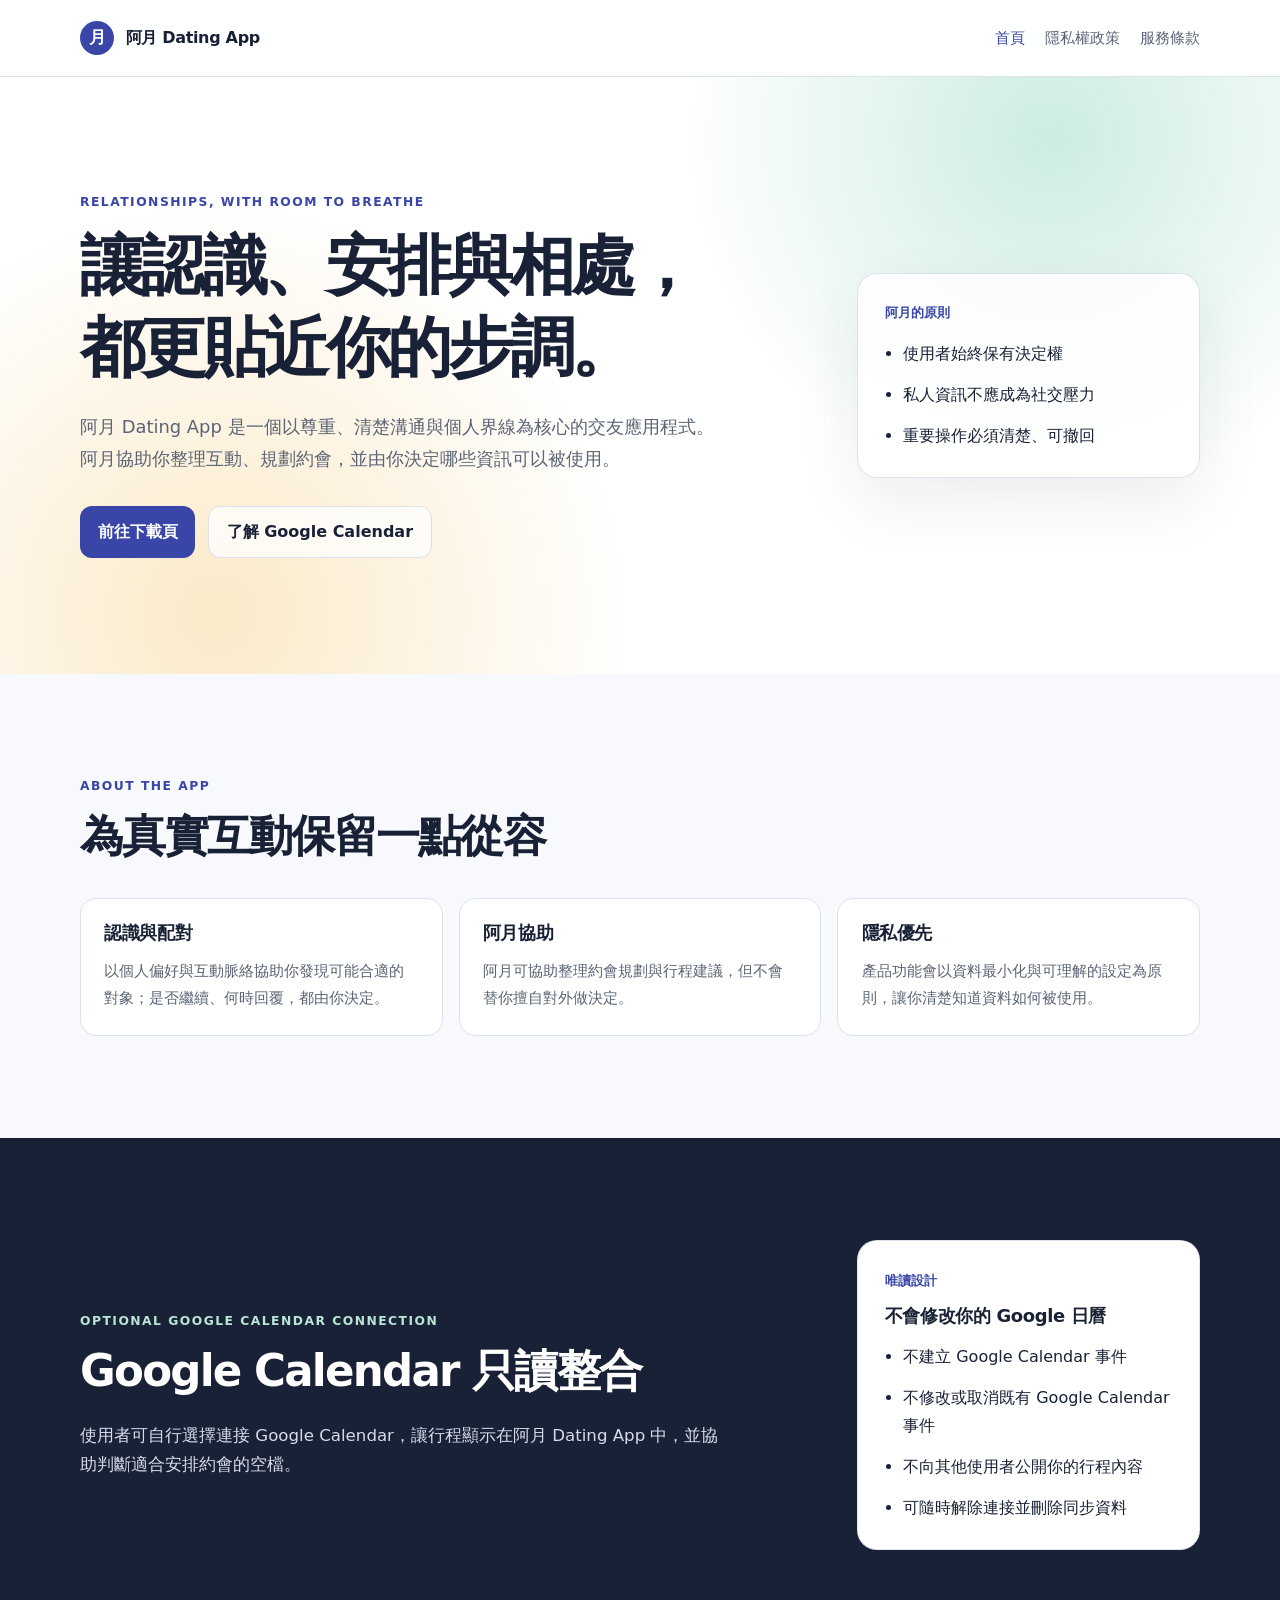
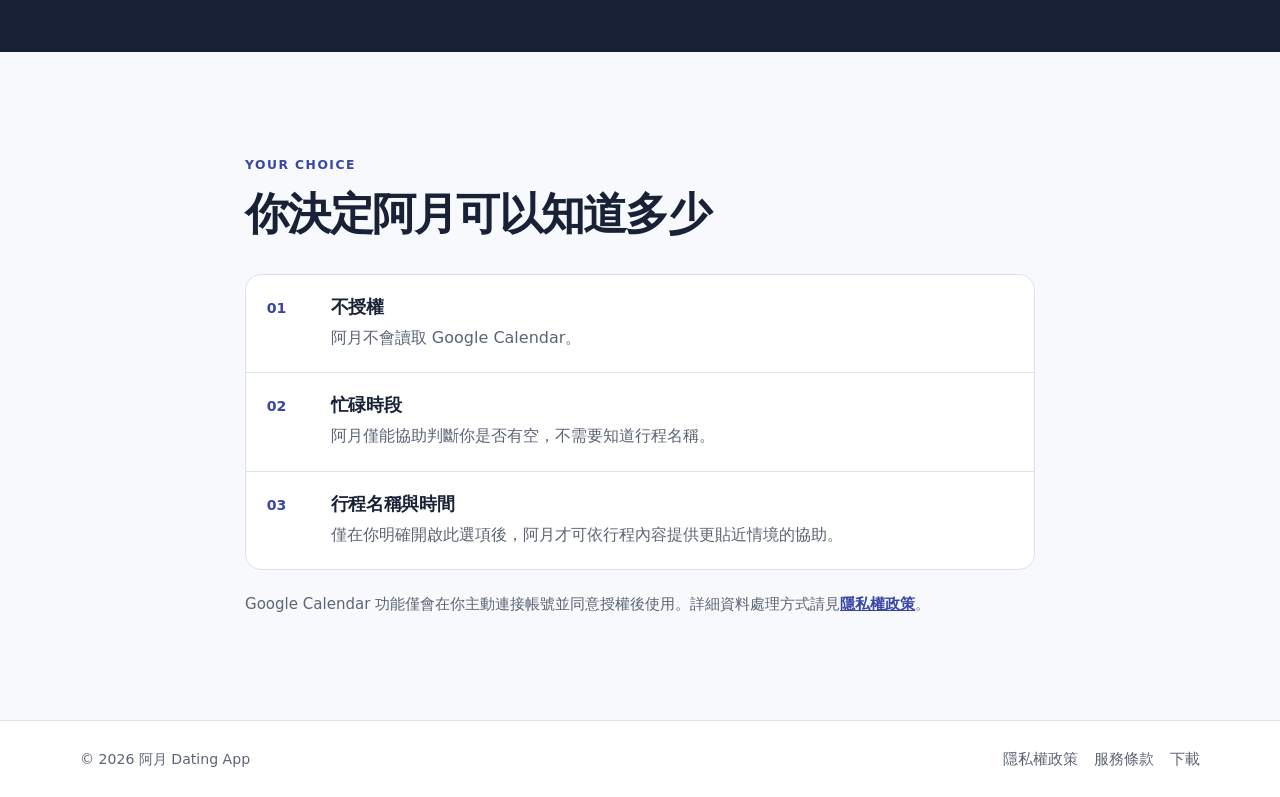
<file: site/index.html>
<!doctype html>
<html lang="zh-Hant">
  <head>
    <meta charset="utf-8">
    <meta name="viewport" content="width=device-width, initial-scale=1">
    <meta name="description" content="阿月 Dating App 的公開介紹與 Google Calendar 唯讀整合說明。">
    <title>阿月 Dating App</title>
    <link rel="stylesheet" href="./assets/site.css">
  </head>
  <body>
    <a class="skip-link" href="#main">跳至主要內容</a>
    <header class="site-header">
      <div class="container header-inner">
        <a class="brand" href="./" aria-label="阿月 Dating App 首頁">
          <span class="brand-mark" aria-hidden="true">月</span>
          <span>阿月 Dating App</span>
        </a>
        <nav aria-label="主要導覽">
          <a aria-current="page" href="./">首頁</a>
          <a href="./privacy.html">隱私權政策</a>
          <a href="./terms.html">服務條款</a>
        </nav>
      </div>
    </header>

    <main id="main">
      <section class="hero">
        <div class="container hero-grid">
          <div>
            <p class="eyebrow">RELATIONSHIPS, WITH ROOM TO BREATHE</p>
            <h1>讓認識、安排與相處，<br>都更貼近你的步調。</h1>
            <p class="lead">
              阿月 Dating App 是一個以尊重、清楚溝通與個人界線為核心的交友應用程式。
              阿月協助你整理互動、規劃約會，並由你決定哪些資訊可以被使用。
            </p>
            <div class="hero-actions">
              <a class="button button-primary" href="https://github.com/sunnysideup116116-bit/DatingAppBuild/releases">前往下載頁</a>
              <a class="button button-secondary" href="#calendar">了解 Google Calendar</a>
            </div>
          </div>
          <aside class="principle-card" aria-label="產品原則">
            <p class="card-label">阿月的原則</p>
            <ul>
              <li>使用者始終保有決定權</li>
              <li>私人資訊不應成為社交壓力</li>
              <li>重要操作必須清楚、可撤回</li>
            </ul>
          </aside>
        </div>
      </section>

      <section class="section" aria-labelledby="purpose-title">
        <div class="container">
          <p class="eyebrow">ABOUT THE APP</p>
          <h2 id="purpose-title">為真實互動保留一點從容</h2>
          <div class="three-column">
            <article>
              <h3>認識與配對</h3>
              <p>以個人偏好與互動脈絡協助你發現可能合適的對象；是否繼續、何時回覆，都由你決定。</p>
            </article>
            <article>
              <h3>阿月協助</h3>
              <p>阿月可協助整理約會規劃與行程建議，但不會替你擅自對外做決定。</p>
            </article>
            <article>
              <h3>隱私優先</h3>
              <p>產品功能會以資料最小化與可理解的設定為原則，讓你清楚知道資料如何被使用。</p>
            </article>
          </div>
        </div>
      </section>

      <section id="calendar" class="section calendar-section" aria-labelledby="calendar-title">
        <div class="container split-layout">
          <div>
            <p class="eyebrow">OPTIONAL GOOGLE CALENDAR CONNECTION</p>
            <h2 id="calendar-title">Google Calendar 只讀整合</h2>
            <p class="lead small">
              使用者可自行選擇連接 Google Calendar，讓行程顯示在阿月 Dating App 中，並協助判斷適合安排約會的空檔。
            </p>
          </div>
          <div class="read-only-card">
            <p class="status">唯讀設計</p>
            <h3>不會修改你的 Google 日曆</h3>
            <ul class="check-list">
              <li>不建立 Google Calendar 事件</li>
              <li>不修改或取消既有 Google Calendar 事件</li>
              <li>不向其他使用者公開你的行程內容</li>
              <li>可隨時解除連接並刪除同步資料</li>
            </ul>
          </div>
        </div>
      </section>

      <section class="section" aria-labelledby="data-title">
        <div class="container narrow">
          <p class="eyebrow">YOUR CHOICE</p>
          <h2 id="data-title">你決定阿月可以知道多少</h2>
          <div class="permission-list">
            <div>
              <span class="permission-number">01</span>
              <div>
                <h3>不授權</h3>
                <p>阿月不會讀取 Google Calendar。</p>
              </div>
            </div>
            <div>
              <span class="permission-number">02</span>
              <div>
                <h3>忙碌時段</h3>
                <p>阿月僅能協助判斷你是否有空，不需要知道行程名稱。</p>
              </div>
            </div>
            <div>
              <span class="permission-number">03</span>
              <div>
                <h3>行程名稱與時間</h3>
                <p>僅在你明確開啟此選項後，阿月才可依行程內容提供更貼近情境的協助。</p>
              </div>
            </div>
          </div>
          <p class="note">Google Calendar 功能僅會在你主動連接帳號並同意授權後使用。詳細資料處理方式請見<a href="./privacy.html">隱私權政策</a>。</p>
        </div>
      </section>
    </main>

    <footer class="site-footer">
      <div class="container footer-inner">
        <p>© 2026 阿月 Dating App</p>
        <div>
          <a href="./privacy.html">隱私權政策</a>
          <a href="./terms.html">服務條款</a>
          <a href="https://github.com/sunnysideup116116-bit/DatingAppBuild/releases">下載</a>
        </div>
      </div>
    </footer>
  </body>
</html>
</file>
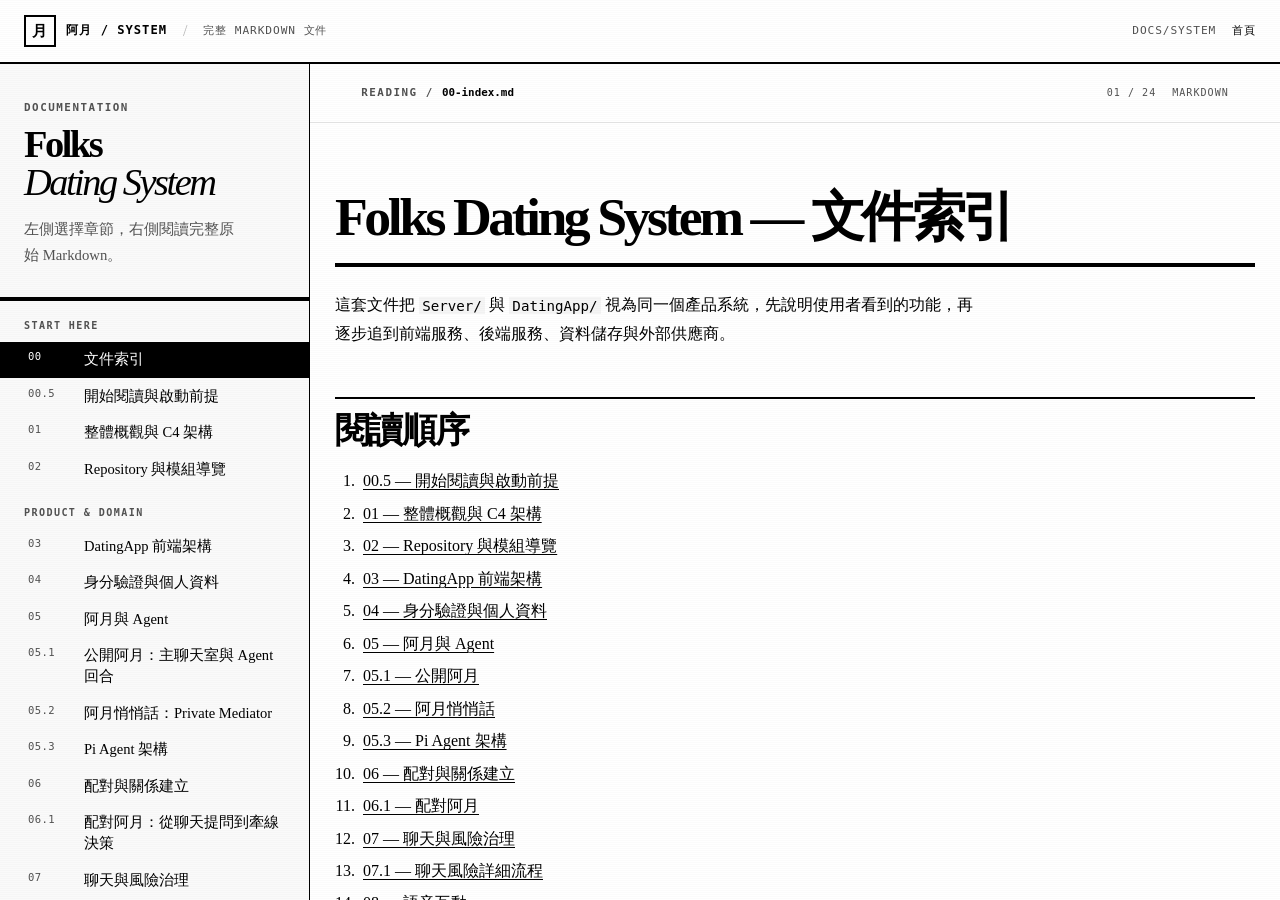
<file: site/docs/index.html>
<!doctype html>
<html lang="zh-Hant">
  <head>
    <meta charset="utf-8">
    <meta name="viewport" content="width=device-width, initial-scale=1">
    <meta name="description" content="Folks Dating System 完整 Markdown 系統文件閱讀器。左側選擇章節，右側閱讀 docs/system 原始內容。">
    <title>系統文件｜Folks Dating System</title>
    <link rel="stylesheet" href="./assets/system.css?v=docs-24">
  </head>
  <body>
    <a class="skip-link" href="#document-content">跳至文件內容</a>

    <div class="reader-app">
      <header class="reader-topbar">
        <div class="topbar-left">
          <button id="sidebar-toggle" class="menu-button" type="button" aria-controls="sidebar" aria-expanded="false">
            <span class="menu-icon" aria-hidden="true">☰</span>
            <span>目錄</span>
          </button>
          <a class="brand" href="../" aria-label="返回阿月 Dating App 首頁">
            <span class="brand-mark" aria-hidden="true">月</span>
            <span>阿月 / SYSTEM</span>
          </a>
          <span class="topbar-divider" aria-hidden="true">/</span>
          <span class="topbar-title">完整 Markdown 文件</span>
        </div>
        <div class="topbar-right">
          <span class="source-label">docs/system</span>
          <a class="home-link" href="../">首頁</a>
        </div>
      </header>

      <div class="reader-frame">
        <aside id="sidebar" class="sidebar" aria-label="系統文件目錄">
          <div class="sidebar-intro">
            <button id="sidebar-close" class="sidebar-close" type="button" aria-label="關閉文件目錄">×</button>
            <p class="eyebrow">DOCUMENTATION</p>
            <h1>Folks<br><em>Dating System</em></h1>
            <p>左側選擇章節，右側閱讀完整原始 Markdown。</p>
          </div>
          <nav id="doc-nav" class="doc-nav" aria-label="文件章節">
            <p class="nav-loading">載入文件目錄…</p>
          </nav>
          <div class="sidebar-meta">
            <span>24 DOCUMENTS</span>
            <span>READ-ONLY VIEW</span>
          </div>
        </aside>

        <button id="sidebar-backdrop" class="sidebar-backdrop" type="button" aria-label="關閉文件目錄"></button>

        <main id="main" class="reader-main">
          <div class="reader-toolbar">
            <div>
              <p class="eyebrow">READING / <span id="breadcrumb">00-index.md</span></p>
            </div>
            <div class="toolbar-meta" aria-label="文件位置">
              <span id="doc-position">01 / 18</span>
              <span>MARKDOWN</span>
            </div>
          </div>

          <div class="reader-body">
            <div id="loading" class="loading" role="status">正在載入完整文件…</div>
            <article id="document-content" class="markdown-body" hidden></article>
            <div id="load-error" class="load-error" role="alert" hidden>
              <h2>文件暫時無法載入</h2>
              <p id="load-error-message"></p>
              <button id="retry-load" class="retry-button" type="button">重新載入</button>
            </div>
          </div>

          <nav class="doc-pagination" aria-label="前後文件">
            <a id="previous-doc" class="pagination-link previous" href="#" hidden>
              <span class="pagination-label">← 上一份</span>
              <strong></strong>
            </a>
            <a id="next-doc" class="pagination-link next" href="#" hidden>
              <span class="pagination-label">下一份 →</span>
              <strong></strong>
            </a>
          </nav>

          <footer class="reader-footer">
            <span>Source: <code>docs/system</code></span>
            <a href="#main">回到文件頂端 ↑</a>
          </footer>
        </main>
      </div>
    </div>

    <noscript>
      <div class="no-script">這份閱讀器需要開啟 JavaScript，才能載入左側目錄與完整 Markdown 文件。</div>
    </noscript>
    <script type="module" src="./assets/reader.js?v=docs-24"></script>
  </body>
</html>
</file>
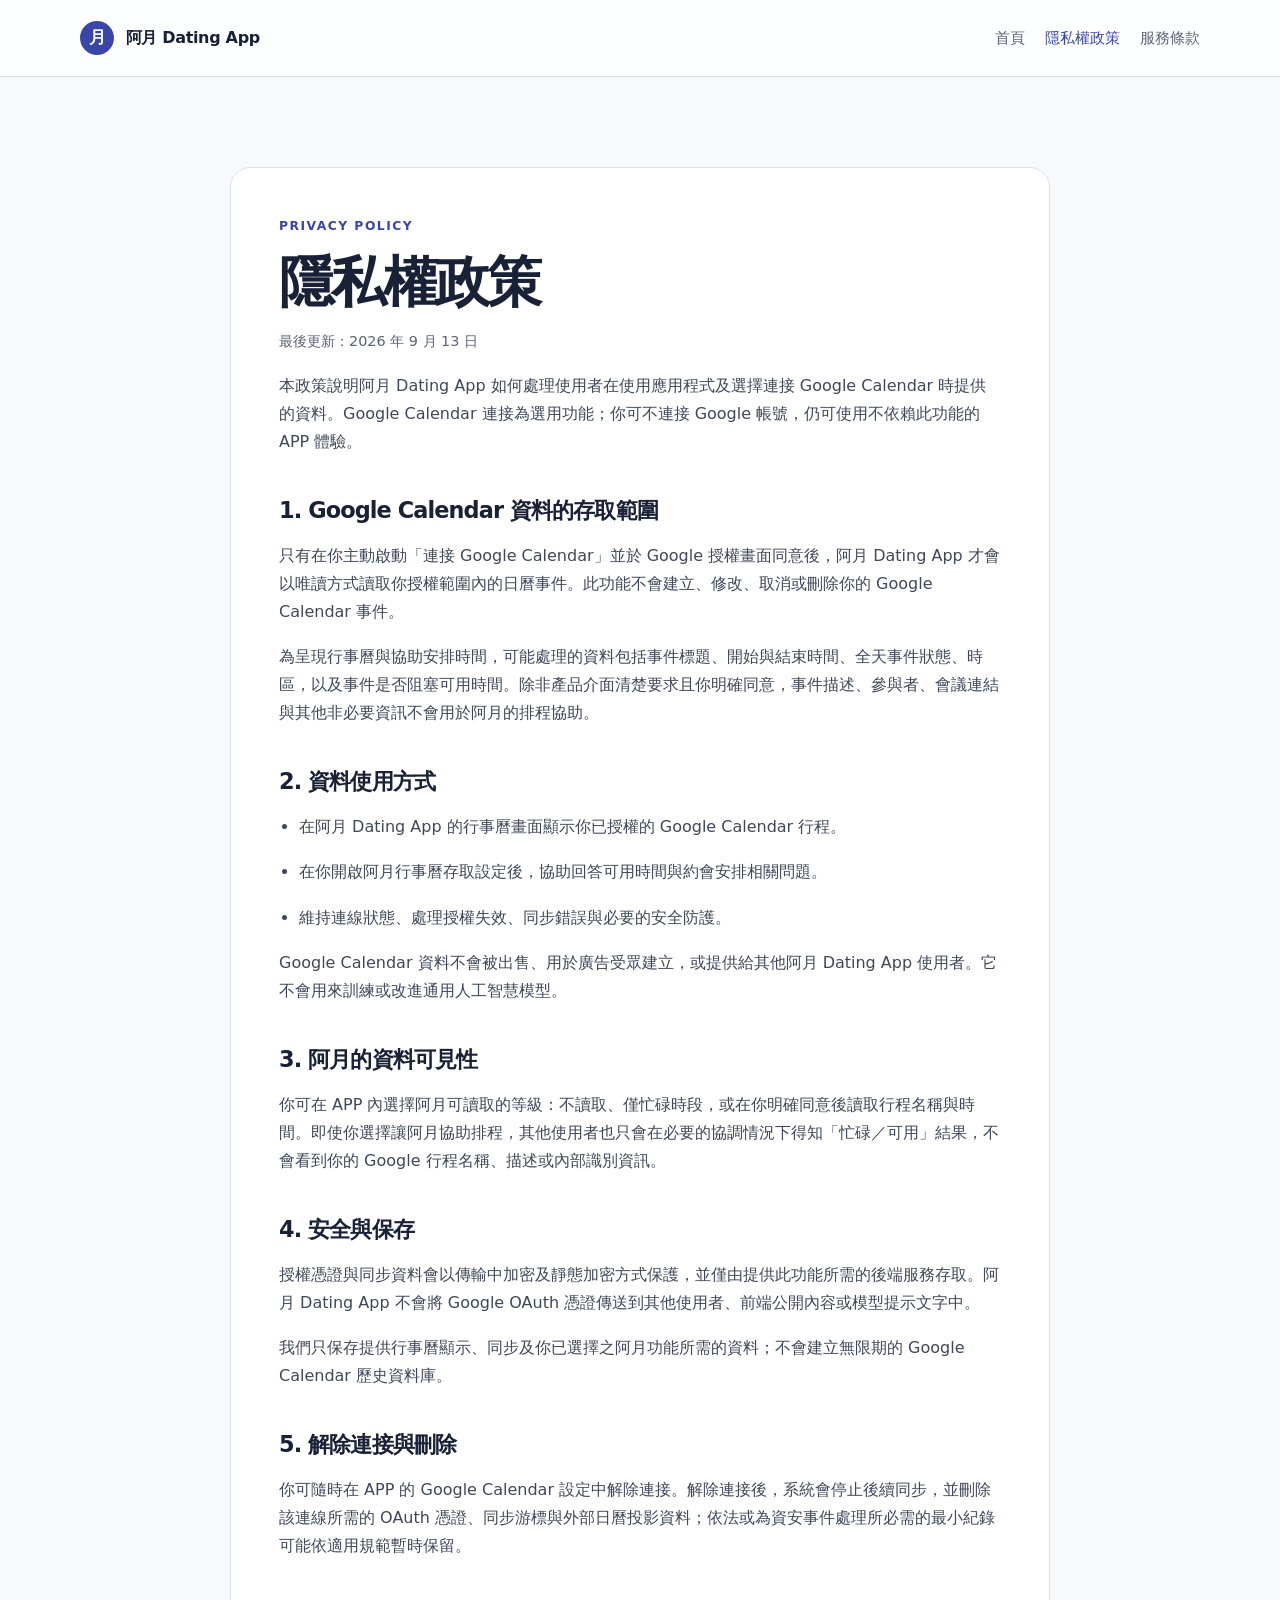
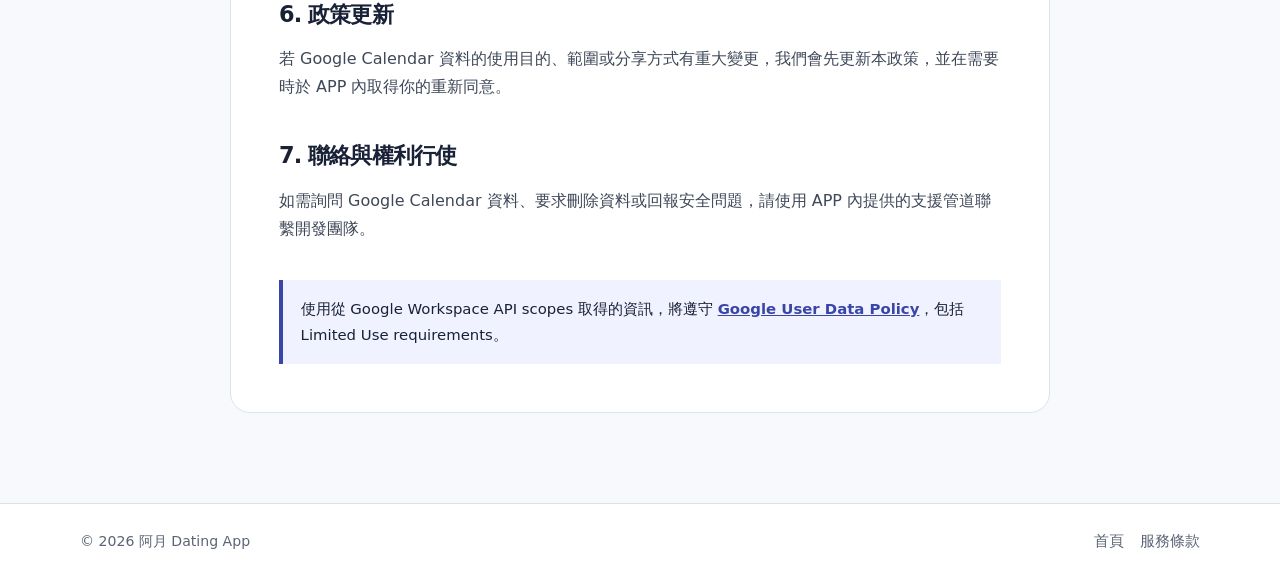
<file: site/privacy.html>
<!doctype html>
<html lang="zh-Hant">
  <head>
    <meta charset="utf-8">
    <meta name="viewport" content="width=device-width, initial-scale=1">
    <meta name="description" content="阿月 Dating App 隱私權政策。">
    <title>隱私權政策｜阿月 Dating App</title>
    <link rel="stylesheet" href="./assets/site.css">
  </head>
  <body>
    <a class="skip-link" href="#main">跳至主要內容</a>
    <header class="site-header">
      <div class="container header-inner">
        <a class="brand" href="./" aria-label="阿月 Dating App 首頁">
          <span class="brand-mark" aria-hidden="true">月</span>
          <span>阿月 Dating App</span>
        </a>
        <nav aria-label="主要導覽">
          <a href="./">首頁</a>
          <a aria-current="page" href="./privacy.html">隱私權政策</a>
          <a href="./terms.html">服務條款</a>
        </nav>
      </div>
    </header>

    <main id="main" class="policy-main">
      <article class="container policy">
        <p class="eyebrow">PRIVACY POLICY</p>
        <h1>隱私權政策</h1>
        <p class="updated">最後更新：2026 年 9 月 13 日</p>
        <p>本政策說明阿月 Dating App 如何處理使用者在使用應用程式及選擇連接 Google Calendar 時提供的資料。Google Calendar 連接為選用功能；你可不連接 Google 帳號，仍可使用不依賴此功能的 APP 體驗。</p>

        <h2>1. Google Calendar 資料的存取範圍</h2>
        <p>只有在你主動啟動「連接 Google Calendar」並於 Google 授權畫面同意後，阿月 Dating App 才會以唯讀方式讀取你授權範圍內的日曆事件。此功能不會建立、修改、取消或刪除你的 Google Calendar 事件。</p>
        <p>為呈現行事曆與協助安排時間，可能處理的資料包括事件標題、開始與結束時間、全天事件狀態、時區，以及事件是否阻塞可用時間。除非產品介面清楚要求且你明確同意，事件描述、參與者、會議連結與其他非必要資訊不會用於阿月的排程協助。</p>

        <h2>2. 資料使用方式</h2>
        <ul>
          <li>在阿月 Dating App 的行事曆畫面顯示你已授權的 Google Calendar 行程。</li>
          <li>在你開啟阿月行事曆存取設定後，協助回答可用時間與約會安排相關問題。</li>
          <li>維持連線狀態、處理授權失效、同步錯誤與必要的安全防護。</li>
        </ul>
        <p>Google Calendar 資料不會被出售、用於廣告受眾建立，或提供給其他阿月 Dating App 使用者。它不會用來訓練或改進通用人工智慧模型。</p>

        <h2>3. 阿月的資料可見性</h2>
        <p>你可在 APP 內選擇阿月可讀取的等級：不讀取、僅忙碌時段，或在你明確同意後讀取行程名稱與時間。即使你選擇讓阿月協助排程，其他使用者也只會在必要的協調情況下得知「忙碌／可用」結果，不會看到你的 Google 行程名稱、描述或內部識別資訊。</p>

        <h2>4. 安全與保存</h2>
        <p>授權憑證與同步資料會以傳輸中加密及靜態加密方式保護，並僅由提供此功能所需的後端服務存取。阿月 Dating App 不會將 Google OAuth 憑證傳送到其他使用者、前端公開內容或模型提示文字中。</p>
        <p>我們只保存提供行事曆顯示、同步及你已選擇之阿月功能所需的資料；不會建立無限期的 Google Calendar 歷史資料庫。</p>

        <h2>5. 解除連接與刪除</h2>
        <p>你可隨時在 APP 的 Google Calendar 設定中解除連接。解除連接後，系統會停止後續同步，並刪除該連線所需的 OAuth 憑證、同步游標與外部日曆投影資料；依法或為資安事件處理所必需的最小紀錄可能依適用規範暫時保留。</p>

        <h2>6. 政策更新</h2>
        <p>若 Google Calendar 資料的使用目的、範圍或分享方式有重大變更，我們會先更新本政策，並在需要時於 APP 內取得你的重新同意。</p>

        <h2>7. 聯絡與權利行使</h2>
        <p>如需詢問 Google Calendar 資料、要求刪除資料或回報安全問題，請使用 APP 內提供的支援管道聯繫開發團隊。</p>

        <p class="policy-note">使用從 Google Workspace API scopes 取得的資訊，將遵守 <a href="https://developers.google.com/workspace/workspace-api-user-data-developer-policy">Google User Data Policy</a>，包括 Limited Use requirements。</p>
      </article>
    </main>

    <footer class="site-footer">
      <div class="container footer-inner">
        <p>© 2026 阿月 Dating App</p>
        <div>
          <a href="./">首頁</a>
          <a href="./terms.html">服務條款</a>
        </div>
      </div>
    </footer>
  </body>
</html>
</file>
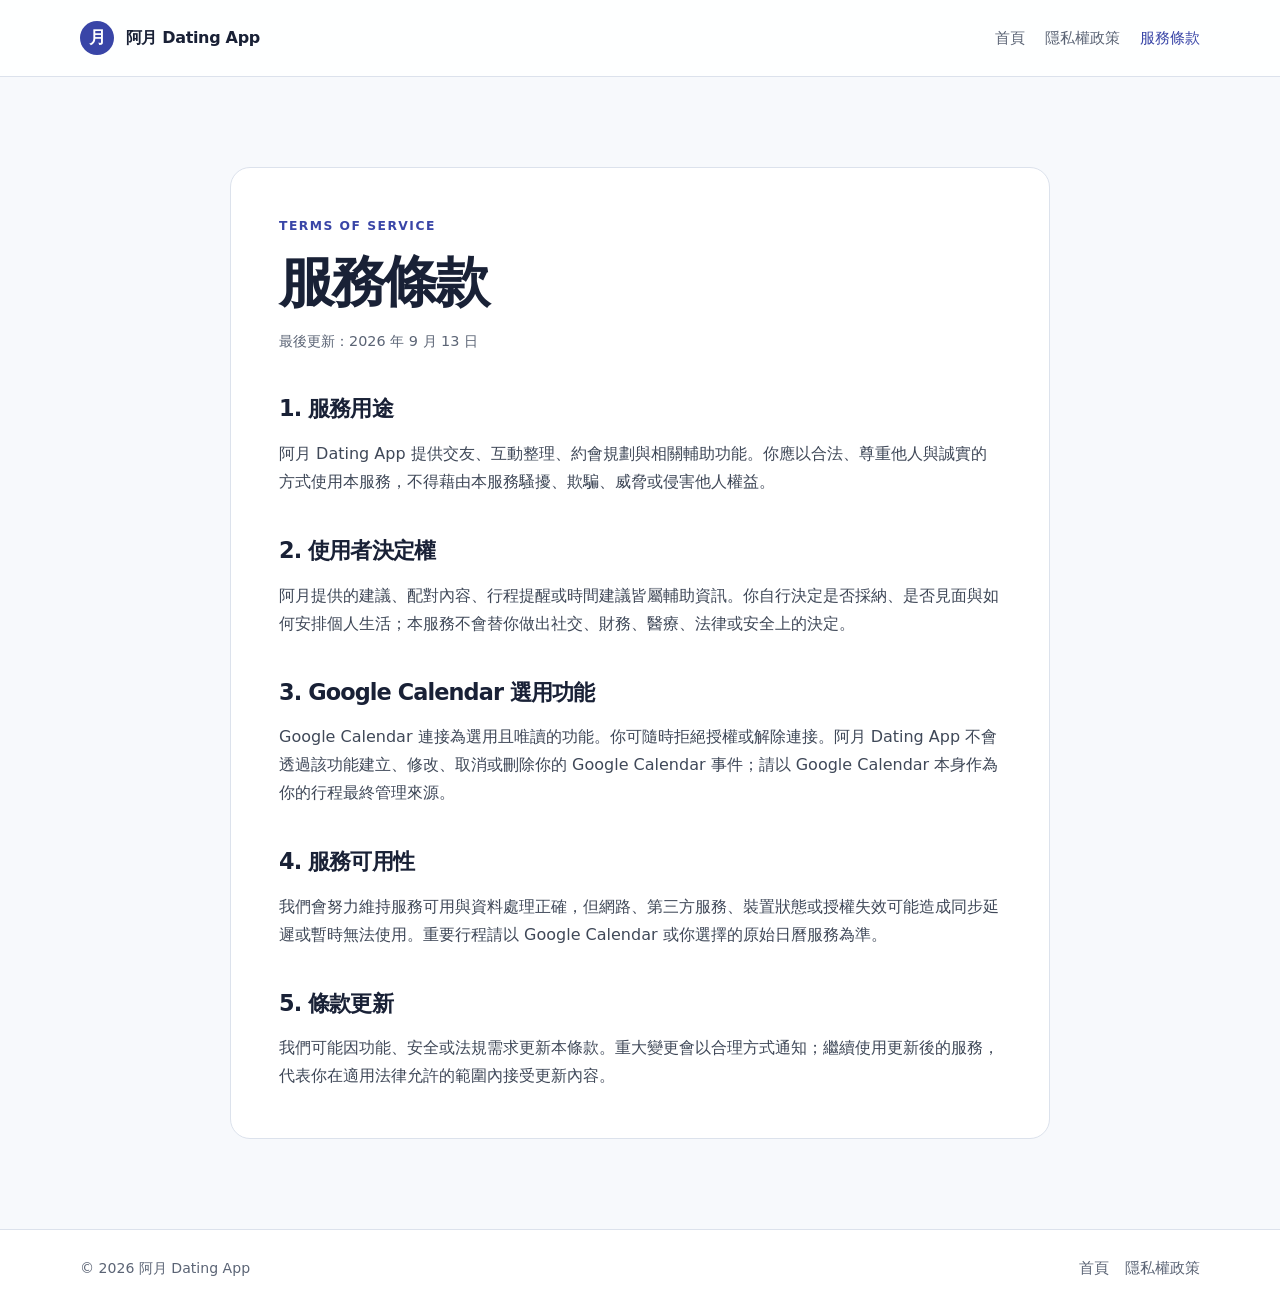
<file: site/terms.html>
<!doctype html>
<html lang="zh-Hant">
  <head>
    <meta charset="utf-8">
    <meta name="viewport" content="width=device-width, initial-scale=1">
    <meta name="description" content="阿月 Dating App 服務條款。">
    <title>服務條款｜阿月 Dating App</title>
    <link rel="stylesheet" href="./assets/site.css">
  </head>
  <body>
    <a class="skip-link" href="#main">跳至主要內容</a>
    <header class="site-header">
      <div class="container header-inner">
        <a class="brand" href="./" aria-label="阿月 Dating App 首頁">
          <span class="brand-mark" aria-hidden="true">月</span>
          <span>阿月 Dating App</span>
        </a>
        <nav aria-label="主要導覽">
          <a href="./">首頁</a>
          <a href="./privacy.html">隱私權政策</a>
          <a aria-current="page" href="./terms.html">服務條款</a>
        </nav>
      </div>
    </header>

    <main id="main" class="policy-main">
      <article class="container policy">
        <p class="eyebrow">TERMS OF SERVICE</p>
        <h1>服務條款</h1>
        <p class="updated">最後更新：2026 年 9 月 13 日</p>

        <h2>1. 服務用途</h2>
        <p>阿月 Dating App 提供交友、互動整理、約會規劃與相關輔助功能。你應以合法、尊重他人與誠實的方式使用本服務，不得藉由本服務騷擾、欺騙、威脅或侵害他人權益。</p>

        <h2>2. 使用者決定權</h2>
        <p>阿月提供的建議、配對內容、行程提醒或時間建議皆屬輔助資訊。你自行決定是否採納、是否見面與如何安排個人生活；本服務不會替你做出社交、財務、醫療、法律或安全上的決定。</p>

        <h2>3. Google Calendar 選用功能</h2>
        <p>Google Calendar 連接為選用且唯讀的功能。你可隨時拒絕授權或解除連接。阿月 Dating App 不會透過該功能建立、修改、取消或刪除你的 Google Calendar 事件；請以 Google Calendar 本身作為你的行程最終管理來源。</p>

        <h2>4. 服務可用性</h2>
        <p>我們會努力維持服務可用與資料處理正確，但網路、第三方服務、裝置狀態或授權失效可能造成同步延遲或暫時無法使用。重要行程請以 Google Calendar 或你選擇的原始日曆服務為準。</p>

        <h2>5. 條款更新</h2>
        <p>我們可能因功能、安全或法規需求更新本條款。重大變更會以合理方式通知；繼續使用更新後的服務，代表你在適用法律允許的範圍內接受更新內容。</p>
      </article>
    </main>

    <footer class="site-footer">
      <div class="container footer-inner">
        <p>© 2026 阿月 Dating App</p>
        <div>
          <a href="./">首頁</a>
          <a href="./privacy.html">隱私權政策</a>
        </div>
      </div>
    </footer>
  </body>
</html>
</file>
<file: site/assets/site.css>
:root {
  color-scheme: light;
  --ink: #192136;
  --muted: #5b6475;
  --line: #dce2ec;
  --paper: #f7f9fc;
  --white: #ffffff;
  --indigo: #3945a7;
  --indigo-dark: #252f7c;
  --mint: #b9e5d6;
  --gold: #f4c66e;
  --radius: 1.25rem;
  font-family: "Noto Sans TC", "PingFang TC", "Microsoft JhengHei", system-ui, sans-serif;
}

* { box-sizing: border-box; }
html { scroll-behavior: smooth; }

body {
  margin: 0;
  background: var(--paper);
  color: var(--ink);
  font-size: 16px;
  line-height: 1.75;
}

a { color: inherit; }
a:focus-visible { outline: 3px solid #e18c27; outline-offset: 3px; }

.skip-link {
  position: fixed;
  top: -4rem;
  left: 1rem;
  z-index: 10;
  padding: .6rem 1rem;
  background: var(--ink);
  color: var(--white);
  border-radius: .5rem;
}

.skip-link:focus { top: 1rem; }
.container { width: min(1120px, calc(100% - 2.5rem)); margin: 0 auto; }

.site-header {
  background: rgba(255, 255, 255, .94);
  border-bottom: 1px solid var(--line);
}

.header-inner,
.footer-inner {
  display: flex;
  align-items: center;
  justify-content: space-between;
  gap: 1rem;
  min-height: 4.75rem;
}

.brand {
  display: inline-flex;
  align-items: center;
  gap: .7rem;
  font-weight: 800;
  letter-spacing: -.02em;
  text-decoration: none;
}

.brand-mark {
  display: grid;
  width: 2.15rem;
  height: 2.15rem;
  place-items: center;
  border-radius: 50%;
  background: var(--indigo);
  color: var(--white);
  font-size: 1.05rem;
}

nav { display: flex; flex-wrap: wrap; gap: .9rem 1.25rem; }

nav a,
.site-footer a {
  color: var(--muted);
  font-size: .94rem;
  text-decoration: none;
}

nav a:hover,
nav a[aria-current="page"],
.site-footer a:hover { color: var(--indigo); }

.hero {
  overflow: hidden;
  padding: clamp(4rem, 9vw, 7.5rem) 0;
  background:
    radial-gradient(circle at 82% 10%, rgba(185, 229, 214, .72), transparent 23rem),
    radial-gradient(circle at 17% 90%, rgba(244, 198, 110, .38), transparent 26rem),
    var(--white);
}

.hero-grid,
.split-layout {
  display: grid;
  grid-template-columns: minmax(0, 1.4fr) minmax(280px, .7fr);
  align-items: center;
  gap: clamp(2.5rem, 7vw, 7rem);
}

.eyebrow {
  margin: 0 0 .7rem;
  color: var(--indigo);
  font-size: .77rem;
  font-weight: 800;
  letter-spacing: .12em;
}

h1, h2, h3 {
  margin: 0;
  color: var(--ink);
  line-height: 1.25;
}

h1 {
  max-width: 760px;
  font-size: clamp(2.35rem, 5.1vw, 4.7rem);
  letter-spacing: -.055em;
}

h2 {
  max-width: 750px;
  font-size: clamp(1.85rem, 3.4vw, 3.05rem);
  letter-spacing: -.04em;
}

h3 { font-size: 1.12rem; letter-spacing: -.02em; }
p { margin: 0; }

.lead {
  max-width: 650px;
  margin-top: 1.45rem;
  color: var(--muted);
  font-size: 1.12rem;
}

.lead.small { font-size: 1.04rem; }

.hero-actions {
  display: flex;
  flex-wrap: wrap;
  gap: .8rem;
  margin-top: 2rem;
}

.button {
  display: inline-flex;
  align-items: center;
  justify-content: center;
  min-height: 3rem;
  padding: .7rem 1.1rem;
  border-radius: .75rem;
  font-weight: 700;
  text-decoration: none;
}

.button-primary { background: var(--indigo); color: var(--white); }
.button-primary:hover { background: var(--indigo-dark); }

.button-secondary {
  border: 1px solid var(--line);
  background: rgba(255, 255, 255, .75);
}

.button-secondary:hover { border-color: var(--indigo); color: var(--indigo); }

.principle-card,
.read-only-card {
  padding: 1.7rem;
  border: 1px solid rgba(57, 69, 167, .16);
  border-radius: var(--radius);
  background: rgba(255, 255, 255, .82);
  box-shadow: 0 1.5rem 4rem rgba(25, 33, 54, .08);
}

.card-label,
.status {
  margin-bottom: .8rem;
  color: var(--indigo);
  font-size: .84rem;
  font-weight: 800;
}

.principle-card ul,
.check-list {
  display: grid;
  gap: .8rem;
  margin: 1rem 0 0;
  padding-left: 1.15rem;
}

.section { padding: clamp(4rem, 8vw, 6.75rem) 0; }

.three-column {
  display: grid;
  grid-template-columns: repeat(3, minmax(0, 1fr));
  gap: 1rem;
  margin-top: 2.2rem;
}

.three-column article {
  padding: 1.45rem;
  border: 1px solid var(--line);
  border-radius: 1rem;
  background: var(--white);
}

.three-column p {
  margin-top: .8rem;
  color: var(--muted);
  font-size: .96rem;
}

.calendar-section { background: var(--ink); }
.calendar-section h2,
.calendar-section .lead { color: var(--white); }
.calendar-section .eyebrow { color: var(--mint); }
.calendar-section .lead { color: #d7dced; }
.read-only-card { background: #ffffff; box-shadow: none; }
.read-only-card h3 { margin-bottom: 1rem; }

.narrow { width: min(790px, calc(100% - 2.5rem)); }

.permission-list {
  display: grid;
  gap: 1px;
  margin-top: 2rem;
  overflow: hidden;
  border: 1px solid var(--line);
  border-radius: 1rem;
  background: var(--line);
}

.permission-list > div {
  display: grid;
  grid-template-columns: 3.2rem 1fr;
  gap: .8rem;
  padding: 1.3rem;
  background: var(--white);
}

.permission-number {
  color: var(--indigo);
  font-size: .88rem;
  font-weight: 800;
}

.permission-list p { margin-top: .35rem; color: var(--muted); }

.note {
  margin-top: 1.3rem;
  color: var(--muted);
  font-size: .94rem;
}

.note a,
.policy a { color: var(--indigo); font-weight: 700; }

.site-footer {
  border-top: 1px solid var(--line);
  background: var(--white);
}

.site-footer p { color: var(--muted); font-size: .88rem; }
.site-footer div div { display: flex; flex-wrap: wrap; gap: 1rem; }

.policy-main { padding: clamp(3.5rem, 7vw, 6.5rem) 0; }

.policy {
  width: min(820px, calc(100% - 2.5rem));
  padding: clamp(1.5rem, 4vw, 3rem);
  border: 1px solid var(--line);
  border-radius: var(--radius);
  background: var(--white);
}

.policy h1 { font-size: clamp(2.25rem, 4.3vw, 3.7rem); }

.updated {
  margin-top: .75rem;
  color: var(--muted);
  font-size: .9rem;
}

.policy > p:not(.eyebrow):not(.updated),
.policy li {
  margin-top: 1.1rem;
  color: #3f4858;
}

.policy h2 { margin-top: 2.5rem; font-size: 1.4rem; }
.policy ul { padding-left: 1.25rem; }

.policy-note {
  margin-top: 2.3rem !important;
  padding: 1rem 1.1rem;
  border-left: .25rem solid var(--indigo);
  background: #f0f2ff;
  color: var(--ink) !important;
  font-size: .93rem;
}

@media (max-width: 720px) {
  .header-inner,
  .footer-inner {
    align-items: flex-start;
    flex-direction: column;
    padding: 1rem 0;
  }

  .hero-grid,
  .split-layout,
  .three-column { grid-template-columns: 1fr; }

  h1 { font-size: clamp(2.25rem, 12vw, 3.55rem); }
  nav { gap: .65rem 1rem; }
}
</file>
<file: site/docs/assets/system.css>
:root {
  color-scheme: light;
  --ink: #000000;
  --paper: #ffffff;
  --soft: #f5f5f5;
  --muted: #525252;
  --line: #e5e5e5;
  --line-dark: #b8b8b8;
  --sidebar: #fafafa;
  font-family: "Source Serif 4", "Noto Serif TC", "Noto Serif CJK TC", Georgia, serif;
}

* { box-sizing: border-box; }

html,
body { min-height: 100%; }

html {
  max-width: 100%;
  overflow-x: hidden;
  scroll-behavior: smooth;
}

body {
  width: 100%;
  max-width: 100%;
  margin: 0;
  overflow-x: hidden;
  background: var(--paper);
  color: var(--ink);
  font-size: 16px;
  line-height: 1.75;
}

body::before {
  position: fixed;
  inset: 0;
  z-index: 10;
  pointer-events: none;
  background-image: repeating-linear-gradient(0deg, transparent, transparent 1px, #000 1px, #000 2px);
  background-size: 100% 4px;
  content: "";
  opacity: .014;
}

body.sidebar-open { overflow: hidden; }

a { color: inherit; }

button,
select { font: inherit; }

button { color: inherit; }

a:focus-visible,
button:focus-visible,
select:focus-visible,
summary:focus-visible {
  outline: 3px solid var(--ink);
  outline-offset: 3px;
}

[hidden] { display: none !important; }

code {
  padding: .05em .22em;
  background: var(--soft);
  font-family: "JetBrains Mono", "SFMono-Regular", Consolas, monospace;
  font-size: .86em;
}

.skip-link {
  position: fixed;
  top: -4rem;
  left: 1rem;
  z-index: 20;
  padding: .55rem .85rem;
  background: var(--ink);
  color: var(--paper);
  font-family: "JetBrains Mono", monospace;
  font-size: .8rem;
  text-decoration: none;
}

.skip-link:focus { top: 1rem; }

.reader-app {
  width: 100%;
  max-width: 100%;
  min-height: 100vh;
  overflow-x: hidden;
  background: var(--paper);
}

.reader-topbar {
  position: sticky;
  top: 0;
  z-index: 5;
  display: flex;
  min-height: 4rem;
  align-items: center;
  justify-content: space-between;
  gap: 1.5rem;
  padding: .65rem 1.5rem;
  border-bottom: 2px solid var(--ink);
  background: rgba(255, 255, 255, .97);
}

.topbar-left,
.topbar-right,
.brand,
.toolbar-meta {
  display: flex;
  align-items: center;
}

.topbar-left,
.topbar-right { gap: 1rem; }

.brand {
  gap: .65rem;
  font-family: "JetBrains Mono", "SFMono-Regular", Consolas, monospace;
  font-size: .76rem;
  font-weight: 700;
  letter-spacing: .08em;
  text-decoration: none;
  text-transform: uppercase;
  white-space: nowrap;
}

.brand-mark {
  display: grid;
  width: 2rem;
  height: 2rem;
  place-items: center;
  border: 2px solid var(--ink);
  font-size: .95rem;
}

.topbar-divider { color: var(--line-dark); }

.topbar-title,
.source-label,
.home-link,
.menu-button,
.sidebar-close {
  font-family: "JetBrains Mono", "SFMono-Regular", Consolas, monospace;
  font-size: .7rem;
  letter-spacing: .08em;
  text-transform: uppercase;
}

.topbar-title,
.source-label { color: var(--muted); }

.home-link {
  border-bottom: 1px solid transparent;
  text-decoration: none;
}

.home-link:hover { border-bottom-color: var(--ink); }

.menu-button {
  display: none;
  align-items: center;
  gap: .45rem;
  min-height: 2.5rem;
  padding: .45rem .65rem;
  border: 1px solid var(--ink);
  background: var(--paper);
  cursor: pointer;
}

.menu-icon { font-size: 1rem; line-height: 1; }

.reader-frame {
  display: grid;
  grid-template-columns: 310px minmax(0, 1fr);
  width: 100%;
  max-width: 100%;
  height: calc(100vh - 4rem);
  overflow: hidden;
}

.sidebar {
  display: flex;
  min-width: 0;
  flex-direction: column;
  overflow-y: auto;
  border-right: 1px solid var(--ink);
  background: var(--sidebar);
}

.sidebar-intro {
  position: relative;
  padding: 2.25rem 1.5rem 1.75rem;
  border-bottom: 4px solid var(--ink);
}

.eyebrow {
  margin: 0 0 .65rem;
  color: var(--muted);
  font-family: "JetBrains Mono", "SFMono-Regular", Consolas, monospace;
  font-size: .68rem;
  font-weight: 700;
  letter-spacing: .14em;
  line-height: 1.45;
  text-transform: uppercase;
}

.sidebar-intro h1 {
  margin: 0 0 1rem;
  font-size: clamp(2rem, 3vw, 3rem);
  letter-spacing: -.065em;
  line-height: .98;
}

.sidebar-intro h1 em { font-weight: 400; }

.sidebar-intro > p:last-child {
  max-width: 220px;
  margin: 0;
  color: var(--muted);
  font-size: .92rem;
}

.sidebar-close {
  display: none;
  position: absolute;
  top: 1rem;
  right: 1rem;
  width: 2.5rem;
  height: 2.5rem;
  border: 1px solid var(--ink);
  background: var(--paper);
  cursor: pointer;
  font-size: 1.5rem;
  line-height: 1;
}

.doc-nav {
  flex: 1;
  padding: 1rem 0 1.5rem;
}

.nav-group + .nav-group { margin-top: 1rem; }

.nav-label {
  margin: 0;
  padding: 0 1.5rem .45rem;
  color: var(--muted);
  font-family: "JetBrains Mono", monospace;
  font-size: .63rem;
  font-weight: 700;
  letter-spacing: .14em;
  text-transform: uppercase;
}

.doc-nav a {
  display: grid;
  grid-template-columns: 3.1rem minmax(0, 1fr);
  gap: .4rem;
  padding: .48rem 1.5rem;
  border-left: 4px solid transparent;
  font-size: .91rem;
  line-height: 1.45;
  text-decoration: none;
}

.doc-nav a:hover {
  background: var(--soft);
  border-left-color: var(--line-dark);
}

.doc-nav a[aria-current="page"] {
  border-left-color: var(--ink);
  background: var(--ink);
  color: var(--paper);
}

.doc-number {
  color: var(--muted);
  font-family: "JetBrains Mono", monospace;
  font-size: .66rem;
  letter-spacing: .04em;
}

.doc-nav a[aria-current="page"] .doc-number { color: var(--paper); }

.sidebar-meta {
  display: flex;
  justify-content: space-between;
  gap: .5rem;
  padding: 1rem 1.5rem;
  border-top: 1px solid var(--line-dark);
  color: var(--muted);
  font-family: "JetBrains Mono", monospace;
  font-size: .6rem;
  letter-spacing: .08em;
}

.nav-loading,
.load-error { margin: 1.5rem; color: var(--muted); }

.sidebar-backdrop { display: none; }

.reader-main {
  width: 100%;
  max-width: 100%;
  min-width: 0;
  overflow-x: hidden;
  overflow-y: auto;
  background: var(--paper);
}

.reader-toolbar {
  position: sticky;
  top: 0;
  z-index: 3;
  display: flex;
  min-height: 3.7rem;
  align-items: center;
  justify-content: space-between;
  gap: 1.5rem;
  padding: .75rem clamp(1rem, 4vw, 3.5rem);
  border-bottom: 1px solid var(--line);
  background: rgba(255, 255, 255, .96);
}

.reader-toolbar .eyebrow { margin: 0; }

#breadcrumb {
  color: var(--ink);
  letter-spacing: 0;
  text-transform: none;
}

.toolbar-meta {
  gap: 1rem;
  color: var(--muted);
  font-family: "JetBrains Mono", monospace;
  font-size: .63rem;
  letter-spacing: .1em;
  white-space: nowrap;
}

.reader-body {
  width: min(920px, calc(100% - 3rem));
  max-width: 100%;
  margin: 0 auto;
  padding: clamp(2rem, 5vw, 5rem) 0 3rem;
}

.loading {
  min-height: 12rem;
  padding-top: 3rem;
  color: var(--muted);
  font-family: "JetBrains Mono", monospace;
  font-size: .78rem;
}

.markdown-body {
  max-width: 100%;
  min-width: 0;
  overflow-wrap: anywhere;
}

.markdown-body h1,
.markdown-body h2,
.markdown-body h3,
.markdown-body h4,
.markdown-body h5,
.markdown-body h6 {
  color: var(--ink);
  line-height: 1.12;
  text-wrap: balance;
}

.markdown-body h1 {
  margin: 0 0 1.5rem;
  padding-bottom: 1rem;
  border-bottom: 4px solid var(--ink);
  font-size: clamp(2.35rem, 4.2vw, 4.15rem);
  letter-spacing: -.065em;
}

.markdown-body h2 {
  margin: 3rem 0 1.1rem;
  padding-top: .75rem;
  border-top: 2px solid var(--ink);
  font-size: clamp(1.55rem, 2.7vw, 2.5rem);
  letter-spacing: -.045em;
}

.markdown-body h3 {
  margin: 2.1rem 0 .7rem;
  font-size: clamp(1.2rem, 1.8vw, 1.65rem);
  letter-spacing: -.025em;
}

.markdown-body h4,
.markdown-body h5,
.markdown-body h6 {
  margin: 2rem 0 .55rem;
  font-size: 1.15rem;
}

.markdown-body p {
  max-width: 78ch;
  margin: 0 0 1.15rem;
  font-size: 1.03rem;
}

.markdown-body a {
  text-decoration: underline;
  text-decoration-thickness: 1px;
  text-underline-offset: .18em;
}

.markdown-body a:hover { text-decoration-thickness: 3px; }

.markdown-body .source-reference {
  border-bottom: 1px dotted var(--muted);
  color: var(--muted);
}

.markdown-body ul,
.markdown-body ol {
  max-width: 78ch;
  margin: 0 0 1.25rem;
  padding-left: 1.5rem;
}

.markdown-body li { padding-left: .25rem; }
.markdown-body li + li { margin-top: .28rem; }

.markdown-body strong { font-weight: 800; }
.markdown-body em { font-style: italic; }

.markdown-body blockquote {
  max-width: 78ch;
  margin: 1.75rem 0;
  padding: 1rem 1.25rem;
  border-left: 4px solid var(--ink);
  background: var(--soft);
}

.markdown-body blockquote p { margin: 0; }

.markdown-body hr {
  height: 4px;
  margin: 3rem 0;
  border: 0;
  background: var(--ink);
}

.table-wrap {
  max-width: 100%;
  margin: 1.5rem 0 2rem;
  overflow-x: auto;
  border-top: 2px solid var(--ink);
  border-bottom: 2px solid var(--ink);
}

.markdown-body table {
  width: 100%;
  min-width: 540px;
  border-collapse: collapse;
  font-size: .92rem;
  text-align: left;
}

.markdown-body th,
.markdown-body td {
  padding: .75rem .8rem;
  border-bottom: 1px solid var(--line-dark);
  vertical-align: top;
}

.markdown-body th {
  background: var(--soft);
  font-family: "JetBrains Mono", monospace;
  font-size: .72rem;
  letter-spacing: .04em;
}

.markdown-body tr:last-child td { border-bottom: 0; }

.code-block {
  max-width: 100%;
  margin: 1.5rem 0 2rem;
  overflow-x: auto;
  border-left: 4px solid var(--ink);
  background: var(--soft);
}

.code-block code {
  display: block;
  padding: 1.15rem 1.25rem;
  background: transparent;
  color: var(--ink);
  font-family: "JetBrains Mono", "SFMono-Regular", Consolas, monospace;
  font-size: .78rem;
  line-height: 1.7;
  white-space: pre;
}

.diagram-code { border-left-width: 8px; }

.diagram-frame {
  width: 100%;
  max-width: 100%;
  margin: 1.5rem 0 2rem;
  overflow: hidden;
  border: 1px solid var(--ink);
  background: var(--paper);
}

.diagram-toolbar {
  display: flex;
  min-height: 2.9rem;
  align-items: center;
  justify-content: space-between;
  gap: 1rem;
  padding: .45rem .65rem .45rem .85rem;
  border-bottom: 1px solid var(--line-dark);
  background: var(--soft);
  color: var(--muted);
  font-family: "JetBrains Mono", monospace;
  font-size: .64rem;
  letter-spacing: .04em;
}

.diagram-controls {
  display: flex;
  align-items: center;
  gap: .35rem;
}

.diagram-controls button {
  min-width: 2.25rem;
  min-height: 2rem;
  padding: .25rem .5rem;
  border: 1px solid var(--ink);
  background: var(--paper);
  cursor: pointer;
  font-family: "JetBrains Mono", monospace;
  font-size: .68rem;
}

.diagram-controls button:hover {
  background: var(--ink);
  color: var(--paper);
}

.diagram-controls output {
  min-width: 3.5rem;
  color: var(--ink);
  text-align: center;
}

.diagram-render {
  width: 100%;
  max-width: 100%;
  min-width: 0;
  padding: 1.25rem;
  overflow-x: auto;
  overscroll-behavior-x: contain;
}

.diagram-render svg {
  display: block;
  max-width: none;
  height: auto;
  margin: 0 auto;
}

.diagram-render text,
.diagram-render .label {
  font-family: Arial, Helvetica, sans-serif !important;
}

.diagram-source {
  border-top: 1px solid var(--line-dark);
  background: var(--soft);
}

.diagram-source summary {
  padding: .6rem .85rem;
  color: var(--muted);
  font-size: .66rem;
}

.diagram-source pre {
  margin: 0;
  padding: .85rem 1rem 1rem;
  overflow-x: auto;
  border-top: 1px solid var(--line);
  background: var(--soft);
}

.diagram-source code {
  padding: 0;
  background: transparent;
  font-family: "JetBrains Mono", "SFMono-Regular", Consolas, monospace;
  font-size: .76rem;
  white-space: pre;
}

.diagram-failed .diagram-render { display: none; }

.diagram-failed::before {
  display: block;
  padding: 1rem;
  color: var(--muted);
  content: "流程圖暫時無法渲染，請展開下方 Mermaid 原始碼。";
  font-family: "JetBrains Mono", monospace;
  font-size: .72rem;
}

.doc-pagination {
  display: flex;
  width: min(920px, calc(100% - 3rem));
  justify-content: space-between;
  gap: 1rem;
  margin: 0 auto;
  padding: 1.25rem 0 2.5rem;
  border-top: 4px solid var(--ink);
}

.pagination-link {
  display: flex;
  max-width: 48%;
  flex-direction: column;
  gap: .25rem;
  padding: .7rem 0;
  text-decoration: none;
}

.pagination-link.next { align-items: flex-end; text-align: right; }
.pagination-link:hover strong { text-decoration: underline; text-decoration-thickness: 2px; }
.pagination-label { color: var(--muted); font-family: "JetBrains Mono", monospace; font-size: .68rem; letter-spacing: .08em; text-transform: uppercase; }
.pagination-link strong { font-size: 1.05rem; }

.retry-button {
  min-height: 2.75rem;
  padding: .55rem .9rem;
  border: 2px solid var(--ink);
  background: var(--ink);
  color: var(--paper);
  cursor: pointer;
  font-family: "JetBrains Mono", monospace;
  font-size: .7rem;
  letter-spacing: .08em;
  text-transform: uppercase;
}

.retry-button:hover { background: var(--paper); color: var(--ink); }

.reader-footer {
  display: flex;
  width: min(920px, calc(100% - 3rem));
  justify-content: space-between;
  gap: 1rem;
  margin: 0 auto;
  padding: 1rem 0 2rem;
  color: var(--muted);
  font-family: "JetBrains Mono", monospace;
  font-size: .65rem;
}

.reader-footer a { text-decoration: none; }
.reader-footer a:hover { color: var(--ink); text-decoration: underline; }

.no-script {
  position: fixed;
  inset: 0;
  z-index: 30;
  display: grid;
  place-items: center;
  padding: 2rem;
  background: var(--paper);
  color: var(--ink);
  text-align: center;
}

@media (max-width: 900px) {
  .reader-topbar {
    position: fixed;
    top: 0;
    right: 0;
    left: 0;
    z-index: 20;
    width: 100%;
    max-width: 100vw;
    padding: .6rem 1rem;
  }
  .menu-button { display: inline-flex; }
  .topbar-divider,
  .topbar-title,
  .source-label { display: none; }
  .reader-frame {
    display: block;
    height: 100vh;
    height: 100dvh;
    padding-top: 4rem;
  }
  .sidebar {
    position: fixed;
    top: 4rem;
    bottom: 0;
    left: 0;
    z-index: 8;
    width: min(86vw, 340px);
    transform: translateX(-105%);
    border-right: 2px solid var(--ink);
    transition: transform 100ms linear;
  }
  .sidebar-close { display: block; }
  .sidebar-backdrop {
    position: fixed;
    inset: 4rem 0 0;
    z-index: 7;
    display: block;
    border: 0;
    background: rgba(0, 0, 0, .4);
    cursor: pointer;
    opacity: 0;
    pointer-events: none;
    transition: opacity 100ms linear;
  }
  body.sidebar-open .sidebar { transform: translateX(0); }
  body.sidebar-open .sidebar-backdrop { opacity: 1; pointer-events: auto; }
  .reader-main {
    width: 100%;
    max-width: 100vw;
    height: calc(100vh - 4rem);
    height: calc(100dvh - 4rem);
    overflow-x: hidden;
  }
  .reader-body,
  .doc-pagination,
  .reader-footer { width: min(100% - 2rem, 920px); }
  .reader-toolbar { padding-right: 1rem; padding-left: 1rem; }
}

@media (max-width: 560px) {
  .reader-topbar { min-height: 4rem; }
  .brand { font-size: .68rem; }
  .home-link { font-size: .62rem; }
  .reader-body { padding-top: 1.5rem; }
  .markdown-body h1 { font-size: clamp(2rem, 9vw, 3rem); }
  .markdown-body h2 { margin-top: 2.5rem; font-size: clamp(1.5rem, 6vw, 2.2rem); }
  .diagram-toolbar { align-items: flex-start; flex-direction: column; gap: .35rem; }
  .diagram-controls { width: 100%; justify-content: space-between; }
  .diagram-render { padding: .85rem; }
  .markdown-body p { font-size: 1rem; }
  .reader-toolbar { align-items: flex-start; flex-direction: column; gap: .35rem; }
  .toolbar-meta { width: 100%; justify-content: space-between; }
  .doc-pagination { flex-direction: column; }
  .pagination-link,
  .pagination-link.next { max-width: 100%; align-items: flex-start; text-align: left; }
  .reader-footer { align-items: flex-start; flex-direction: column; }
}

@media (prefers-reduced-motion: reduce) {
  html { scroll-behavior: auto; }
  *, *::before, *::after { transition-duration: .01ms !important; animation-duration: .01ms !important; }
}
</file>
